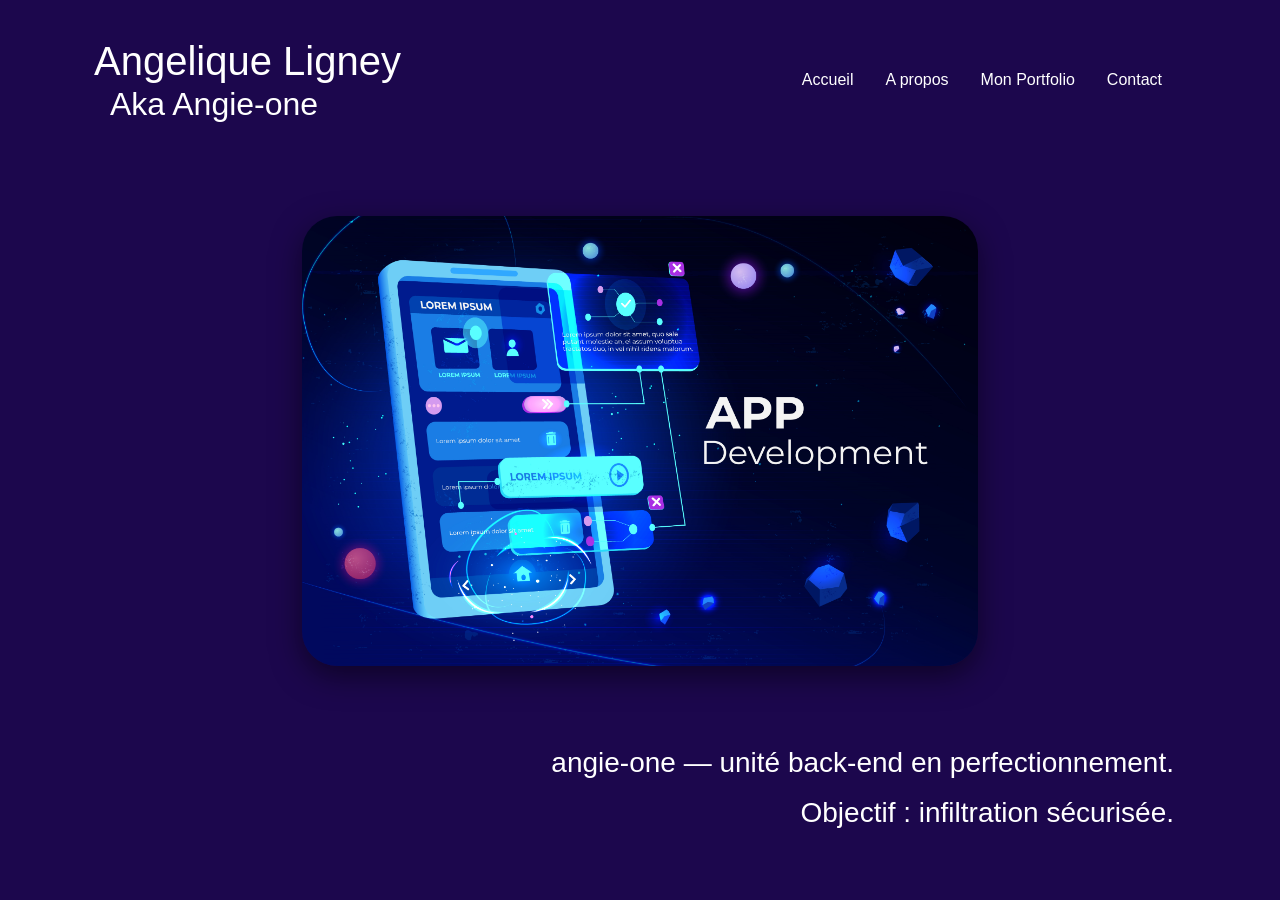
<file: index.html>
<!DOCTYPE html>
<html lang="fr">
<head>
    <meta charset="UTF-8">
    <meta name="viewport" content="width=device-width, initial-scale=1.0">
    <link href="https://cdn.jsdelivr.net/npm/bootstrap@5.3.3/dist/css/bootstrap.min.css" rel="stylesheet">
    <link href="styles.css" rel="stylesheet" />

    <title>Portfolio Angie-one</title>

  
</head>
<body class="text-white">

<section class="vh-100" >
    <div class="container py-4">
 
        <nav class="navbar navbar-expand-md navbar-dark">
            <div class="container-fluid">
                
                <a class="navbar-brand" href="apropos.html">
                    <div class="titles">
                        <h1 class="m-0">Angelique Ligney</h1>
                        <h2 class="m-0 ps-3">Aka Angie-one</h2>
                    </div>
                </a>

                <!-- Bouton burger -->
                <button class="navbar-toggler ms-auto" type="button" data-bs-toggle="collapse" data-bs-target="#navbarMenu"
                    aria-controls="navbarMenu" aria-expanded="false" aria-label="Toggle navigation">
                    <span class="navbar-toggler-icon"></span>
                </button>

                <!-- Menu -->
                <div class="collapse navbar-collapse justify-content-end" id="navbarMenu">
                    <ul class="navbar-nav">
                        <li class="nav-item me-3"><a class="nav-link text-white" href="index.html">Accueil</a></li>
                        <li class="nav-item me-3"><a class="nav-link text-white" href="apropos.html">A propos</a></li>
                        <li class="nav-item me-3"><a class="nav-link text-white" href="developpement.html">Mon Portfolio</a></li>
                        <li class="nav-item me-3"><a class="nav-link text-white" href="contact.html">Contact</a></li>
                    </ul>
                </div>
            </div>
        </nav>

        <div>
            <a href="developpement.html" class="d-block text-decoration-none">
                <img class="img-hover" src="img/ecran.jpg" alt="image d'un écran ">
            </a> 
        </div>
        
        <h3 class="text-end px-4 mt-3">
            angie-one — unité back-end en perfectionnement. 
        </h3>
        <h3 class="text-end px-4 mt-3">Objectif : infiltration sécurisée.</h3>

</section>
    
    <script src="https://cdn.jsdelivr.net/npm/bootstrap@5.3.3/dist/js/bootstrap.bundle.min.js"></script>

</body>
</html>
</file>
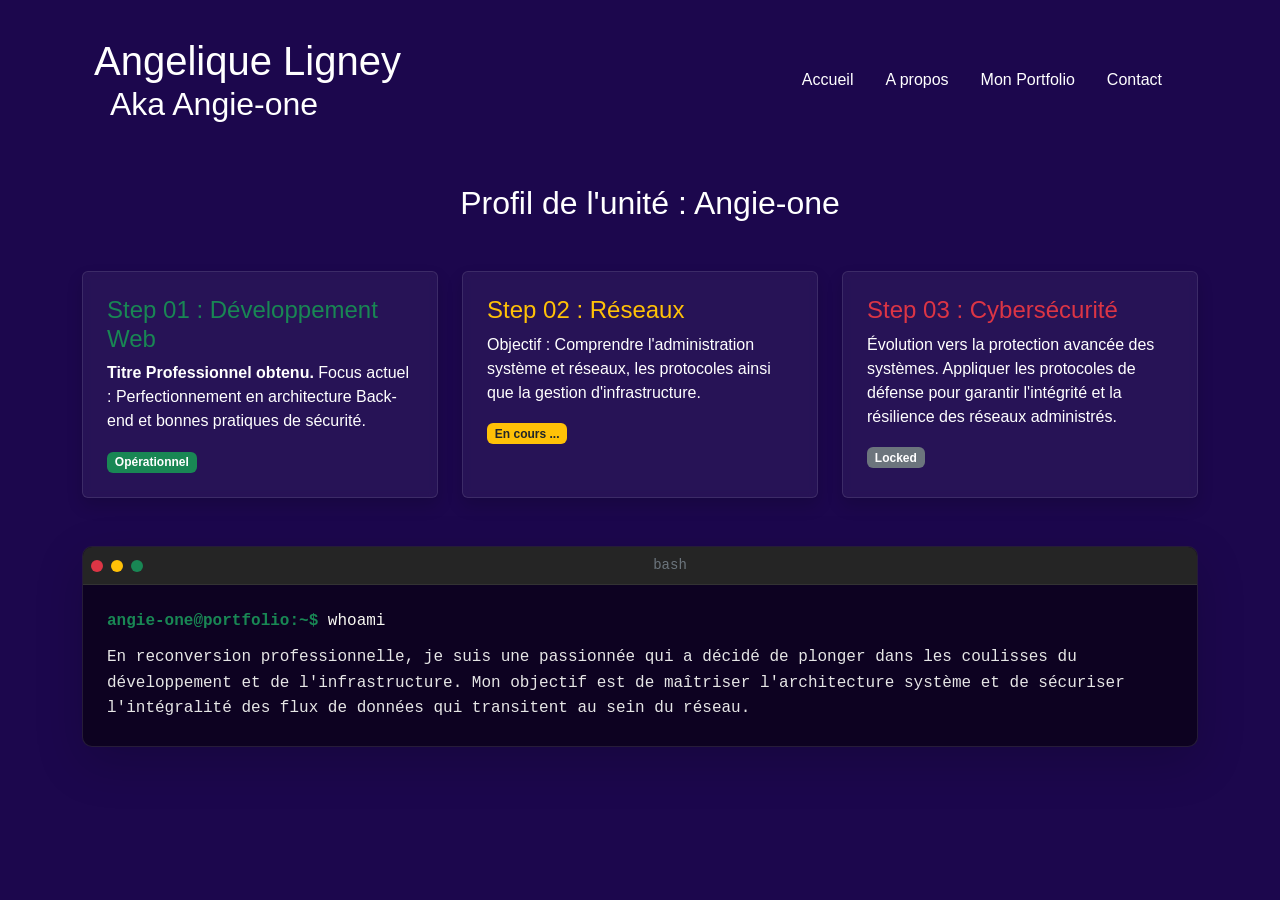
<file: apropos.html>
<!DOCTYPE html>
<html lang="fr">
<head>
    <meta charset="UTF-8">
    <meta name="viewport" content="width=device-width, initial-scale=1.0">
    <link href="https://cdn.jsdelivr.net/npm/bootstrap@5.3.3/dist/css/bootstrap.min.css" rel="stylesheet">
    <link href="styles.css" rel="stylesheet" />

    <title>Portfolio Angie-one</title>

  
</head>
<body class="text-white">

<section class="vh-100" >
    <div class="container py-4">
 
        <nav class="navbar navbar-expand-md navbar-dark">
            <div class="container-fluid">
                
                <a class="navbar-brand" href="apropos.html">
                    <div class="titles">
                        <h1 class="m-0">Angelique Ligney</h1>
                        <h2 class="m-0 ps-3">Aka Angie-one</h2>
                    </div>
                </a>

                <!-- Bouton burger -->
                <button class="navbar-toggler ms-auto" type="button" data-bs-toggle="collapse" data-bs-target="#navbarMenu"
                    aria-controls="navbarMenu" aria-expanded="false" aria-label="Toggle navigation">
                    <span class="navbar-toggler-icon"></span>
                </button>

                <!-- Menu -->
                <div class="collapse navbar-collapse justify-content-end" id="navbarMenu">
                    <ul class="navbar-nav">
                            <li class="nav-item me-3"><a class="nav-link text-white" href="index.html">Accueil</a></li>
                            <li class="nav-item me-3"><a class="nav-link text-white" href="apropos.html">A propos</a></li>
                            <li class="nav-item me-3"><a class="nav-link text-white" href="developpement.html">Mon Portfolio</a></li>
                            <li class="nav-item me-3"><a class="nav-link text-white" href="contact.html">Contact</a></li>
                    </ul>
                </div>
            </div>
        </nav>
        <section class="mt-5">
            <h2 class="mb-4 text-center">Profil de l'unité : Angie-one</h2>
            
            <div class="row g-4 mt-4">
                <div class="col-md-4">
                    <div class="p-4 rounded card-cyber h-100 shadow ">
                        <h4 class="text-success">Step 01 : Développement Web</h4>
                            <p><strong>Titre Professionnel obtenu.</strong> Focus actuel : Perfectionnement en architecture Back-end et bonnes pratiques de sécurité.</p>
                            <span class="badge bg-success">Opérationnel</span>
                    </div>
                </div>

                <div class="col-md-4">
                    <div class="p-4 rounded card-cyber h-100 shadow">
                        <h4 class="text-warning">Step 02 : Réseaux</h4>
                        <p>Objectif : Comprendre l'administration système et réseaux, les protocoles ainsi que la gestion d'infrastructure.</p>
                        <span class="badge bg-warning text-dark">En cours ...</span>
                    </div>
                </div>

                <div class="col-md-4">
                    <div class="p-4 rounded card-cyber h-100 shadow">
                        <h4 class="text-danger">Step 03 : Cybersécurité</h4>
                        <p>Évolution vers la protection avancée des systèmes. Appliquer les protocoles de défense pour garantir l'intégrité et la résilience des réseaux administrés.</p>
                        <span class="badge bg-secondary">Locked</span>
                    </div>
                </div>
            </div>

            <div class="terminal-window mt-5 shadow-lg">
    <div class="terminal-header d-flex align-items-center p-2">
        <div class="terminal-buttons d-flex">
            <span class="dot bg-danger"></span>
            <span class="dot bg-warning"></span>
            <span class="dot bg-success"></span>
        </div>
        <div class="terminal-title flex-grow-1 text-center small text-secondary">bash</div>
    </div>
    
    <div class="terminal-body p-4">
        <p class="mb-0">
            <span class="text-success fw-bold">angie-one@portfolio:~$</span> whoami <br>
            <span class="terminal-text">En reconversion professionnelle, je suis une passionnée qui a décidé de plonger dans 
            les coulisses du développement et de l'infrastructure. 
            Mon objectif est de maîtriser l'architecture système et de sécuriser l'intégralité 
            des flux de données qui transitent au sein du réseau.
            </span>
        </p>
    </div>
</div>
        </section>
    </div>

    <script src="https://cdn.jsdelivr.net/npm/bootstrap@5.3.3/dist/js/bootstrap.bundle.min.js"></script>
</body>
</html>
</file>
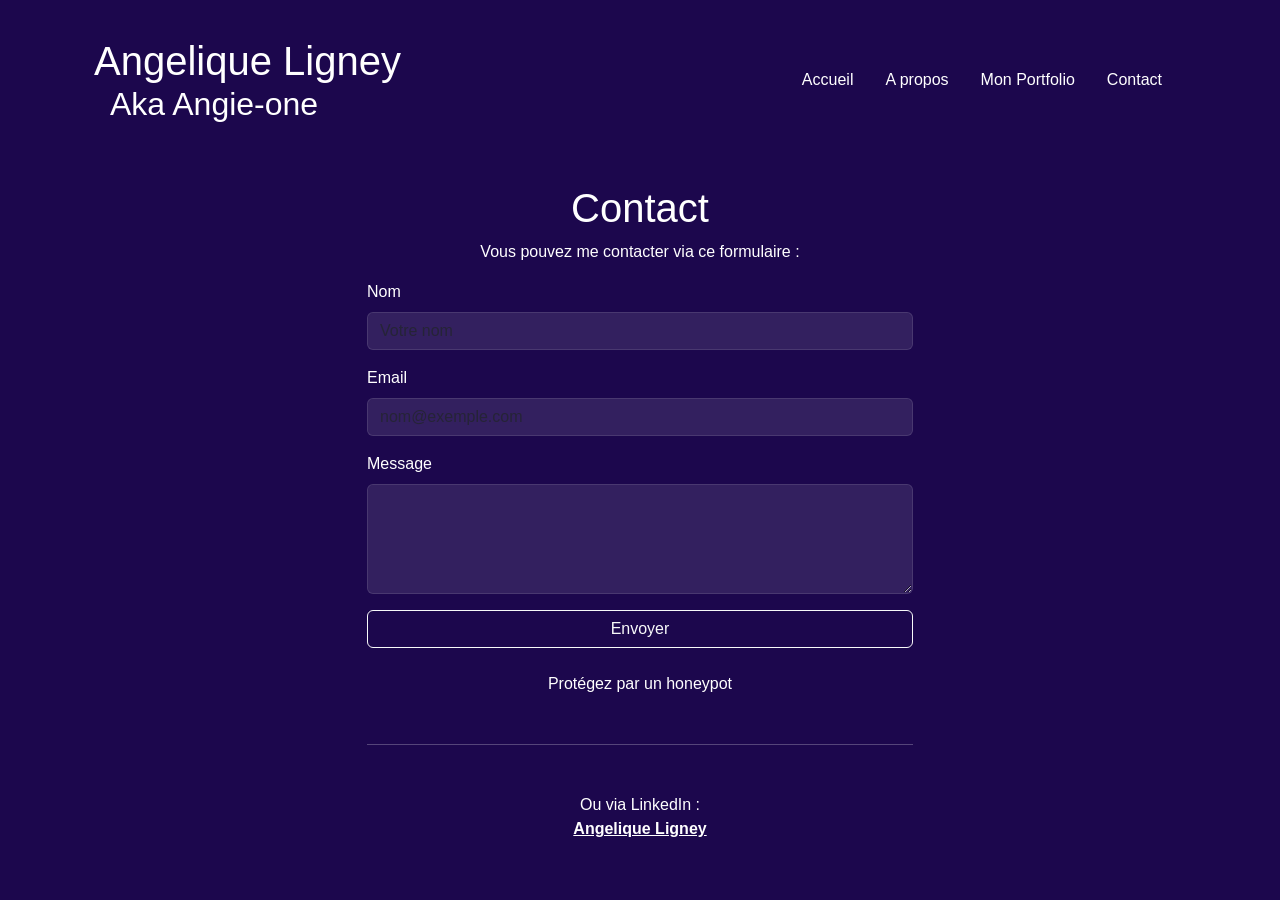
<file: contact.html>
<!DOCTYPE html>
<html lang="fr">
<head>
    <meta charset="UTF-8">
    <meta name="viewport" content="width=device-width, initial-scale=1.0">
    <link href="https://cdn.jsdelivr.net/npm/bootstrap@5.3.3/dist/css/bootstrap.min.css" rel="stylesheet">
    <link href="styles.css" rel="stylesheet" />
    <title>Contact - Angie-one</title>
</head>
<body class="text-white"> <section class="min-vh-100">
        <div class="container py-4">
            <nav class="navbar navbar-expand-md navbar-dark">
                <div class="container-fluid">
                    <a class="navbar-brand" href="apropos.html">
                        <div class="titles">
                            <h1 class="m-0">Angelique Ligney</h1>
                            <h2 class="m-0 ps-3">Aka Angie-one</h2>
                        </div>
                    </a>
                    <button class="navbar-toggler ms-auto" type="button" data-bs-toggle="collapse" data-bs-target="#navbarMenu">
                        <span class="navbar-toggler-icon"></span>
                    </button>
                    <div class="collapse navbar-collapse justify-content-end" id="navbarMenu">
                        <ul class="navbar-nav">
                            <li class="nav-item me-3"><a class="nav-link text-white" href="index.html">Accueil</a></li>
                            <li class="nav-item me-3"><a class="nav-link text-white" href="apropos.html">A propos</a></li>
                            <li class="nav-item me-3"><a class="nav-link text-white" href="developpement.html">Mon Portfolio</a></li>
                            <li class="nav-item me-3"><a class="nav-link text-white" href="contact.html">Contact</a></li>
                        </ul>
                    </div>
                </div>
            </nav>

            <article class="mt-5">
                <h1 class="text-center">Contact</h1>
                <p class="text-center">Vous pouvez me contacter via ce formulaire :</p>
                
                <div class="row justify-content-center">
                    <div class="col-md-6">
                        <form name="contact" method="POST" data-netlify="true" netlify-honeypot="bot-field">
                            <input type="hidden" name="bot-field" />
                            
                            <div class="mb-3">
                                <label for="name" class="form-label">Nom</label>
                                <input type="text" name="name" id="name" class="form-control" placeholder="Votre nom" required>
                            </div>
                            
                            <div class="mb-3">
                                <label for="email" class="form-label">Email</label>
                                <input type="email" name="email" id="email" class="form-control" placeholder="nom@exemple.com" required>
                            </div>
                            
                            <div class="mb-3">
                                <label for="message" class="form-label">Message</label>
                                <textarea name="message" id="message" class="form-control" rows="4" required></textarea>
                            </div>
                            
                            <div class="d-grid">
                                <button type="submit" class="btn btn-outline-light">Envoyer</button>
                            </div>
                            
                        </form>
                        <br>
                        <p class="text-center">Protégez par un honeypot</p>
                        <hr class="my-5">

                        

                        <p class="text-center">
                            Ou via LinkedIn : <br>
                            <a href="https://www.linkedin.com/in/ang%C3%A9lique-l-8050a9200/" target="_blank" rel="noopener noreferrer" class="text-white fw-bold">
                                Angelique Ligney
                            </a>
                        </p>
                    </div>
                </div>
            </article>
        </div>
    </section>

    <script src="https://cdn.jsdelivr.net/npm/bootstrap@5.3.3/dist/js/bootstrap.bundle.min.js"></script>
</body>
</html>
</file>
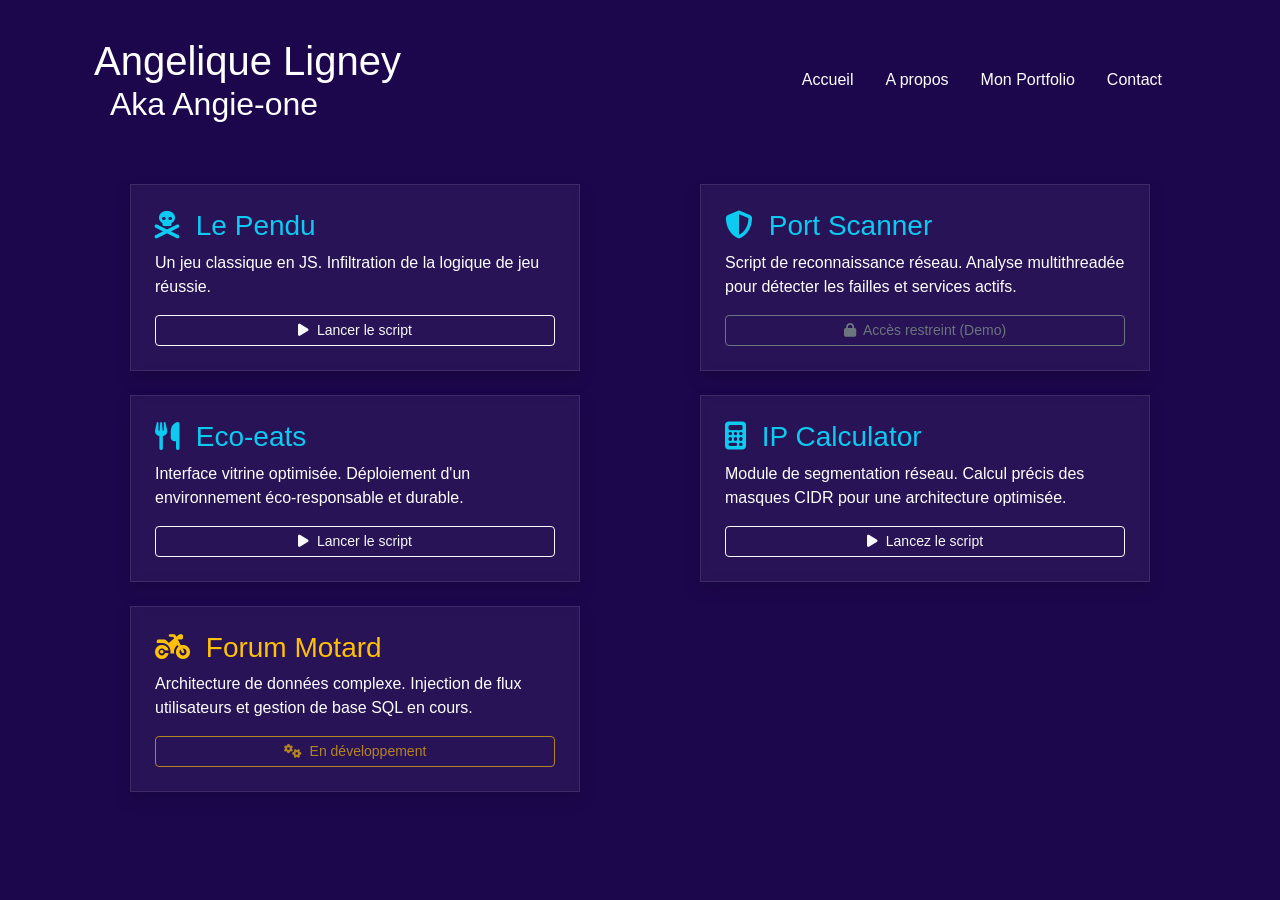
<file: developpement.html>
<!DOCTYPE html>
<html lang="fr">
<head>
    <meta charset="UTF-8">
    <meta name="viewport" content="width=device-width, initial-scale=1.0">
    <link href="https://cdn.jsdelivr.net/npm/bootstrap@5.3.3/dist/css/bootstrap.min.css" rel="stylesheet">
    <link href="styles.css" rel="stylesheet" />
    <link rel="stylesheet" href="https://cdnjs.cloudflare.com/ajax/libs/font-awesome/6.5.1/css/all.min.css">
    <title>Portfolio Angie-one</title>
</head>
<body class="text-white">

<div class="container py-4">
    <nav class="navbar navbar-expand-md navbar-dark">
        <div class="container-fluid">
            <a class="navbar-brand" href="apropos.html">
                <div class="titles">
                    <h1 class="m-0">Angelique Ligney</h1>
                    <h2 class="m-0 ps-3">Aka Angie-one</h2>
                </div>
            </a>
            <button class="navbar-toggler ms-auto" type="button" data-bs-toggle="collapse" data-bs-target="#navbarMenu">
                <span class="navbar-toggler-icon"></span>
            </button>
            <div class="collapse navbar-collapse justify-content-end" id="navbarMenu">
                <ul class="navbar-nav">
                    <li class="nav-item me-3"><a class="nav-link text-white" href="index.html">Accueil</a></li>
                    <li class="nav-item me-3"><a class="nav-link text-white" href="apropos.html">A propos</a></li>
                    <li class="nav-item me-3"><a class="nav-link text-white" href="developpement.html">Mon Portfolio</a></li>
                    <li class="nav-item me-3"><a class="nav-link text-white" href="contact.html">Contact</a></li>
                </ul>
            </div>
        </div>
    </nav>

    <div class="row g-4 mt-4">
        <div class="col-12 col-lg-6">
            <div class="row g-4">
                <div class="col-12">
                    <div class="card-cyber p-4 d-flex flex-column shadow">
                        <h3 class="text-accent"><i class="fa-solid fa-skull-crossbones me-2"></i> Le Pendu</h3>
                        <p>Un jeu classique en JS. Infiltration de la logique de jeu réussie.</p>
                        <div class="mt-auto">
                            <a href="https://angie-one.github.io/pendu/" class="btn btn-outline-light btn-sm w-100" target="_blank">
                                <i class="fa-solid fa-play me-1"></i> Lancer le script
                            </a>
                        </div>
                    </div>
                </div>

                <div class="col-12">
                    <div class="card-cyber p-4 d-flex flex-column shadow">
                        <h3 class="text-accent"><i class="fa-solid fa-utensils me-2"></i> Eco-eats</h3>
                        <p>Interface vitrine optimisée. Déploiement d'un environnement éco-responsable et durable.</p>
                        <div class="mt-auto">
                            <a href="https://angie-one.github.io/M4eco-eats/" class="btn btn-outline-light btn-sm w-100" target="_blank">
                                <i class="fa-solid fa-play me-1"></i> Lancer le script
                            </a>
                        </div>
                    </div>
                </div>

                <div class="col-12">
                    <div class="card-cyber-warning p-4 d-flex flex-column shadow">
                        <h3 class="text-warning"><i class="fa-solid fa-motorcycle me-2"></i> Forum Motard</h3>
                        <p>Architecture de données complexe. Injection de flux utilisateurs et gestion de base SQL en cours.</p>
                        <div class="mt-auto">
                            <button class="btn btn-outline-warning btn-sm w-100" disabled>
                                <i class="fa-solid fa-gears me-1"></i> En développement
                            </button>
                        </div>
                    </div>
                </div>
            </div>
        </div>

        <div class="col-12 col-lg-6">
            <div class="row g-4">
                <div class="col-12">
                    <div class="card-cyber p-4 d-flex flex-column shadow">
                        <h3 class="text-accent"><i class="fa-solid fa-shield-halved me-2"></i> Port Scanner</h3>
                        <p>Script de reconnaissance réseau. Analyse multithreadée pour détecter les failles et services actifs.</p>
                        <div class="mt-auto">
                            <button class="btn btn-outline-secondary btn-sm w-100" style="cursor: not-allowed;" data-bs-toggle="tooltip" title="Script Python : exécution locale uniquement pour des raisons de sécurité">
                                <i class="fa-solid fa-lock me-1"></i> Accès restreint (Demo)
                            </button>
                        </div>
                    </div>
                </div>

                <div class="col-12">
                    <div class="card-cyber p-4 d-flex flex-column shadow">
                        <h3 class="text-accent"><i class="fa-solid fa-calculator me-2"></i> IP Calculator</h3>
                        <p>Module de segmentation réseau. Calcul précis des masques CIDR pour une architecture optimisée.</p>
                        <div class="mt-auto">
                            <a href="https://angie-one.github.io/calculateurIP" class="btn btn-outline-light btn-sm w-100" target="_blank">
                                <i class="fa-solid fa-play me-1"></i> Lancez le script
                            </a>
                        </div>
                    </div>
                </div>
            </div>
        </div>
    </div>
</div>

<script src="https://cdn.jsdelivr.net/npm/bootstrap@5.3.3/dist/js/bootstrap.bundle.min.js"></script>
<script>
    var tooltipTriggerList = [].slice.call(document.querySelectorAll('[data-bs-toggle="tooltip"]'))
    var tooltipList = tooltipTriggerList.map(function (tooltipTriggerEl) {
        return new bootstrap.Tooltip(tooltipTriggerEl)
    })
</script>

</body>
</html>
</file>
<file: styles.css>
body {
    background: #1c074d;
    margin: 0;
    padding: 0;
    font-family: sans-serif; 
}

h2 {
    padding-left: 20px; 
}

img {
    max-width: 90%;      
    height: auto;   
    max-height: 450px;   
    display: block;
    margin: 80px auto;
    border-radius: 35px;
    box-shadow: 0 10px 30px rgba(0,0,0,0.5);
}

.img-hover:hover {
    transform: translateY(-8px);
    border: 1px solid #0dcaf0 !important;
}


.form-control {
    background-color: rgba(255, 255, 255, 0.1); 
    border: 1px solid rgba(255, 255, 255, 0.2);
    color: white !important;
}

.form-control:focus {
    background-color: rgba(255, 255, 255, 0.2);
    box-shadow: 0 0 10px rgba(255, 255, 255, 0.5);
}

.card-cyber {
    background-color: rgba(255, 255, 255, 0.05); 
    border: 1px solid rgba(255, 255, 255, 0.1);
    backdrop-filter: blur(5px); 
    transition: transform 0.3s ease;
    max-width: 450px; 
    margin: 0 auto;
}

.card-cyber-warning {
    background-color: rgba(255, 255, 255, 0.05); 
    border: 1px solid rgba(255, 255, 255, 0.1);
    backdrop-filter: blur(5px); 
    transition: transform 0.3s ease;
    max-width: 450px; 
    margin: 0 auto;
}

.card-cyber:hover {
    transform: translateY(-5px); 
    border-color: #0dcaf0; 
}

.card-cyber-warning:hover {
    transform: translateY(-5px);
    border-color: #ffc107;
}

.text-accent {
    color: #0dcaf0; 
}


.terminal-window {
    background-color: #0d0221; 
    border-radius: 10px;
    overflow: hidden;
    border: 1px solid rgba(255, 255, 255, 0.1);
    font-family: 'Courier New', Courier, monospace; 
}


.terminal-header {
    background-color: #252525;
    border-bottom: 1px solid #333;
}

/* Les petits points (boutons) */
.dot {
    height: 12px;
    width: 12px;
    border-radius: 50%;
    display: inline-block;
    margin-right: 8px;
}

/* Le texte à l'intérieur du terminal */
.terminal-body {
    color: #f8f8f2;
    line-height: 1.6;
}

.terminal-text {
    color: #e6e6e6;
    display: block;
    margin-top: 10px;
}
</file>
